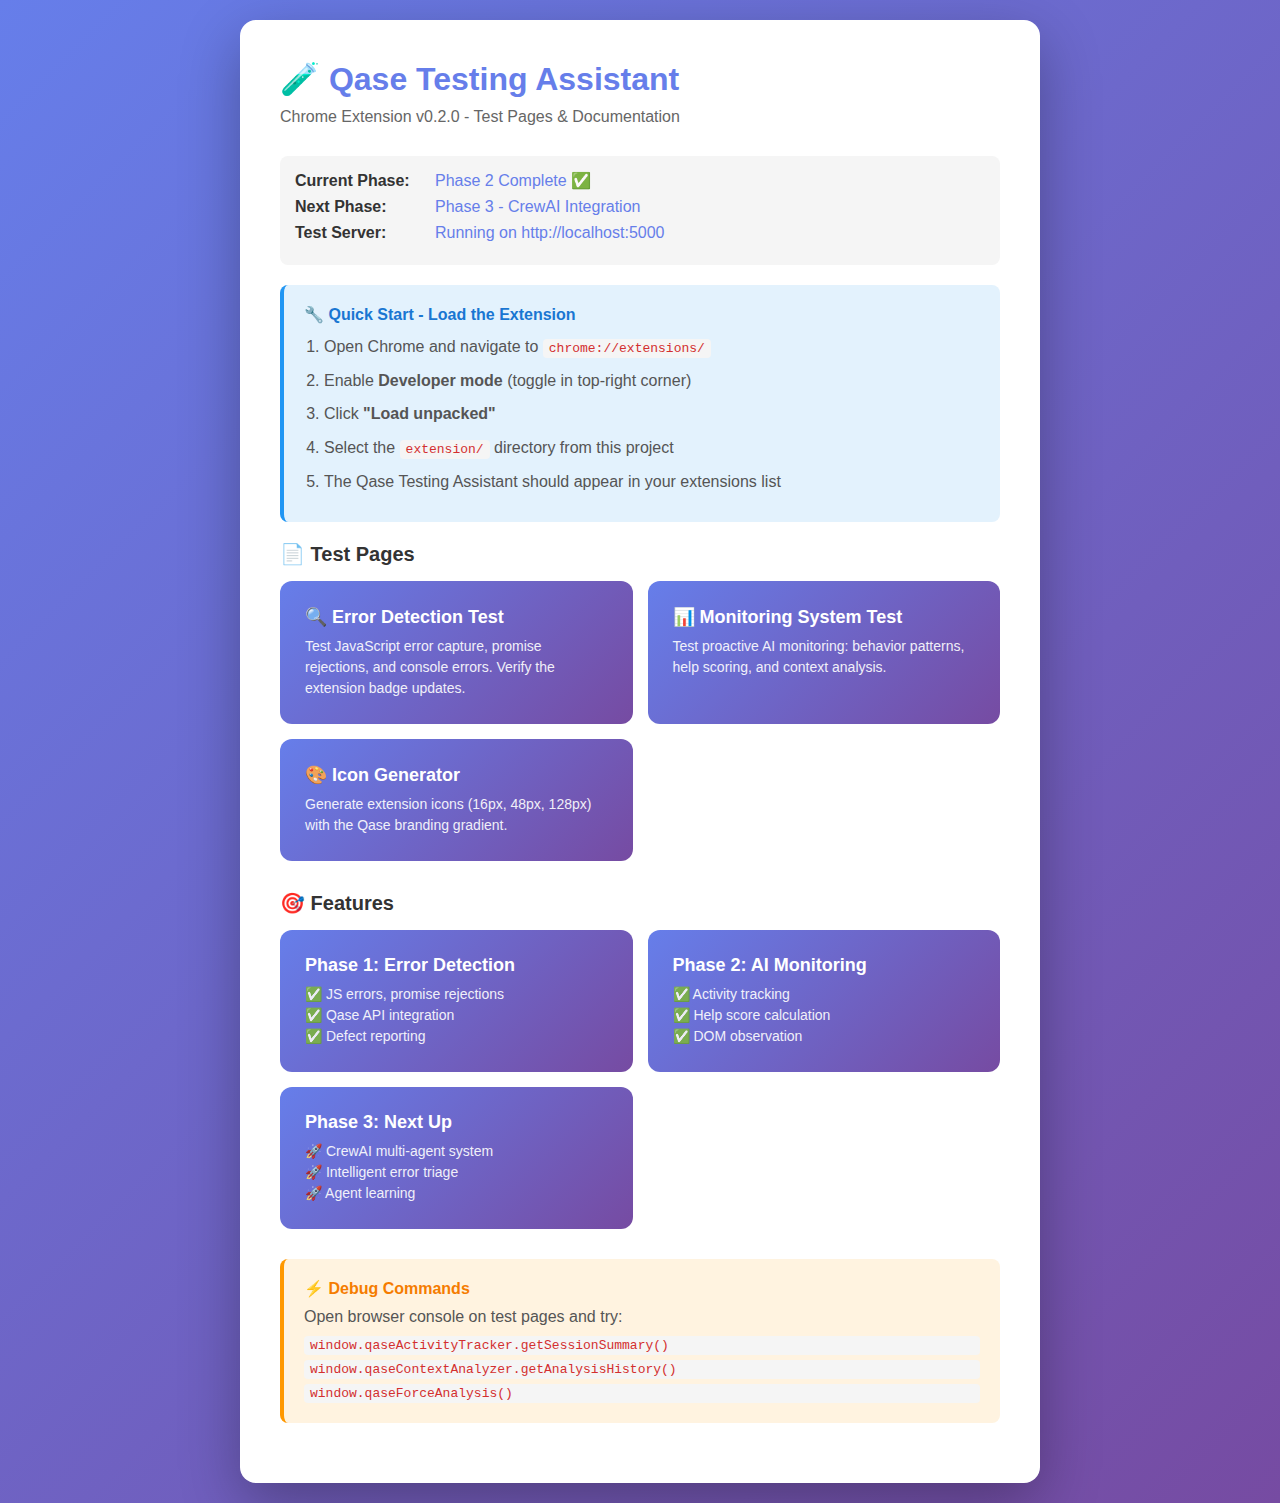
<file: test-pages/index.html>
<!DOCTYPE html>
<html lang="en">
<head>
    <meta charset="UTF-8">
    <meta name="viewport" content="width=device-width, initial-scale=1.0">
    <title>Qase Testing Assistant - Test Pages</title>
    <style>
        * {
            margin: 0;
            padding: 0;
            box-sizing: border-box;
        }
        body {
            font-family: -apple-system, BlinkMacSystemFont, 'Segoe UI', Roboto, sans-serif;
            background: linear-gradient(135deg, #667eea 0%, #764ba2 100%);
            min-height: 100vh;
            display: flex;
            align-items: center;
            justify-content: center;
            padding: 20px;
        }
        .container {
            background: white;
            border-radius: 16px;
            padding: 40px;
            max-width: 800px;
            width: 100%;
            box-shadow: 0 20px 60px rgba(0, 0, 0, 0.3);
        }
        h1 {
            color: #667eea;
            margin-bottom: 10px;
            font-size: 32px;
        }
        .subtitle {
            color: #666;
            margin-bottom: 30px;
            font-size: 16px;
        }
        .section {
            margin-bottom: 30px;
        }
        .section h2 {
            color: #333;
            font-size: 20px;
            margin-bottom: 15px;
        }
        .card-grid {
            display: grid;
            grid-template-columns: repeat(auto-fit, minmax(250px, 1fr));
            gap: 15px;
        }
        .card {
            background: linear-gradient(135deg, #667eea 0%, #764ba2 100%);
            color: white;
            padding: 25px;
            border-radius: 12px;
            text-decoration: none;
            transition: transform 0.2s, box-shadow 0.2s;
            cursor: pointer;
        }
        .card:hover {
            transform: translateY(-5px);
            box-shadow: 0 10px 30px rgba(102, 126, 234, 0.4);
        }
        .card h3 {
            font-size: 18px;
            margin-bottom: 8px;
        }
        .card p {
            font-size: 14px;
            opacity: 0.9;
            line-height: 1.5;
        }
        .info-box {
            background: #e3f2fd;
            border-left: 4px solid #2196f3;
            padding: 20px;
            border-radius: 8px;
            margin-bottom: 20px;
        }
        .info-box h3 {
            color: #1976d2;
            margin-bottom: 10px;
            font-size: 16px;
        }
        .info-box ol {
            margin-left: 20px;
            color: #555;
        }
        .info-box li {
            margin-bottom: 8px;
            line-height: 1.6;
        }
        code {
            background: #f5f5f5;
            padding: 2px 6px;
            border-radius: 4px;
            font-family: 'Courier New', monospace;
            color: #d32f2f;
            font-size: 13px;
        }
        .status {
            background: #f5f5f5;
            padding: 15px;
            border-radius: 8px;
            margin-bottom: 20px;
        }
        .status-item {
            display: flex;
            align-items: center;
            margin-bottom: 8px;
        }
        .status-label {
            font-weight: 600;
            color: #333;
            min-width: 140px;
        }
        .status-value {
            color: #667eea;
            font-weight: 500;
        }
    </style>
</head>
<body>
    <div class="container">
        <h1>🧪 Qase Testing Assistant</h1>
        <p class="subtitle">Chrome Extension v0.2.0 - Test Pages & Documentation</p>

        <div class="status">
            <div class="status-item">
                <span class="status-label">Current Phase:</span>
                <span class="status-value">Phase 2 Complete ✅</span>
            </div>
            <div class="status-item">
                <span class="status-label">Next Phase:</span>
                <span class="status-value">Phase 3 - CrewAI Integration</span>
            </div>
            <div class="status-item">
                <span class="status-label">Test Server:</span>
                <span class="status-value">Running on http://localhost:5000</span>
            </div>
        </div>

        <div class="info-box">
            <h3>🔧 Quick Start - Load the Extension</h3>
            <ol>
                <li>Open Chrome and navigate to <code>chrome://extensions/</code></li>
                <li>Enable <strong>Developer mode</strong> (toggle in top-right corner)</li>
                <li>Click <strong>"Load unpacked"</strong></li>
                <li>Select the <code>extension/</code> directory from this project</li>
                <li>The Qase Testing Assistant should appear in your extensions list</li>
            </ol>
        </div>

        <div class="section">
            <h2>📄 Test Pages</h2>
            <div class="card-grid">
                <a href="test-page.html" class="card">
                    <h3>🔍 Error Detection Test</h3>
                    <p>Test JavaScript error capture, promise rejections, and console errors. Verify the extension badge updates.</p>
                </a>
                <a href="test-monitoring.html" class="card">
                    <h3>📊 Monitoring System Test</h3>
                    <p>Test proactive AI monitoring: behavior patterns, help scoring, and context analysis.</p>
                </a>
                <a href="generate-icons.html" class="card">
                    <h3>🎨 Icon Generator</h3>
                    <p>Generate extension icons (16px, 48px, 128px) with the Qase branding gradient.</p>
                </a>
            </div>
        </div>

        <div class="section">
            <h2>🎯 Features</h2>
            <div class="card-grid">
                <div class="card">
                    <h3>Phase 1: Error Detection</h3>
                    <p>✅ JS errors, promise rejections<br>✅ Qase API integration<br>✅ Defect reporting</p>
                </div>
                <div class="card">
                    <h3>Phase 2: AI Monitoring</h3>
                    <p>✅ Activity tracking<br>✅ Help score calculation<br>✅ DOM observation</p>
                </div>
                <div class="card">
                    <h3>Phase 3: Next Up</h3>
                    <p>🚀 CrewAI multi-agent system<br>🚀 Intelligent error triage<br>🚀 Agent learning</p>
                </div>
            </div>
        </div>

        <div class="info-box" style="background: #fff3e0; border-color: #ff9800;">
            <h3 style="color: #f57c00;">⚡ Debug Commands</h3>
            <p style="color: #555; margin-bottom: 10px;">Open browser console on test pages and try:</p>
            <code style="display: block; margin-bottom: 5px;">window.qaseActivityTracker.getSessionSummary()</code>
            <code style="display: block; margin-bottom: 5px;">window.qaseContextAnalyzer.getAnalysisHistory()</code>
            <code style="display: block;">window.qaseForceAnalysis()</code>
        </div>
    </div>
</body>
</html>
</file>
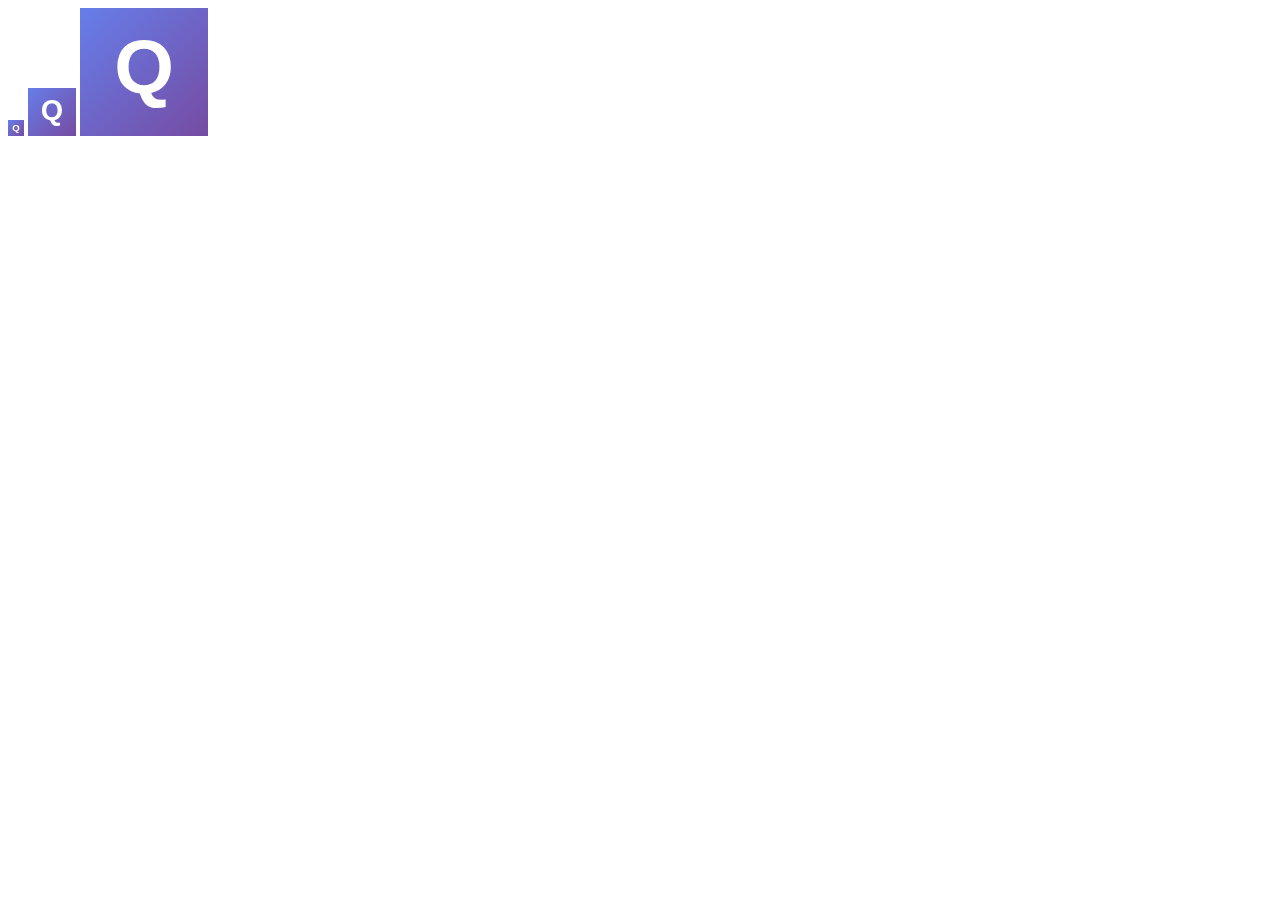
<file: attached_assets/generate-icons_1761398953008.html>
<!DOCTYPE html>
<html>

<head>
    <title>Generate Extension Icons</title>
</head>

<body>
    <canvas id="canvas16" width="16" height="16"></canvas>
    <canvas id="canvas48" width="48" height="48"></canvas>
    <canvas id="canvas128" width="128" height="128"></canvas>

    <script>
        function drawIcon(canvas, size) {
            const ctx = canvas.getContext('2d');

            const gradient = ctx.createLinearGradient(0, 0, size, size);
            gradient.addColorStop(0, '#667eea');
            gradient.addColorStop(1, '#764ba2');
            ctx.fillStyle = gradient;
            ctx.fillRect(0, 0, size, size);

            ctx.fillStyle = 'white';
            ctx.font = `bold ${size * 0.6}px Arial`;
            ctx.textAlign = 'center';
            ctx.textBaseline = 'middle';
            ctx.fillText('Q', size / 2, size / 2);
        }

        drawIcon(document.getElementById('canvas16'), 16);
        drawIcon(document.getElementById('canvas48'), 48);
        drawIcon(document.getElementById('canvas128'), 128);

        console.log('Icons generated. Right-click each canvas and save as PNG.');
        console.log('Save as: icon-16.png, icon-48.png, icon-128.png');
    </script>
</body>

</html>
</file>
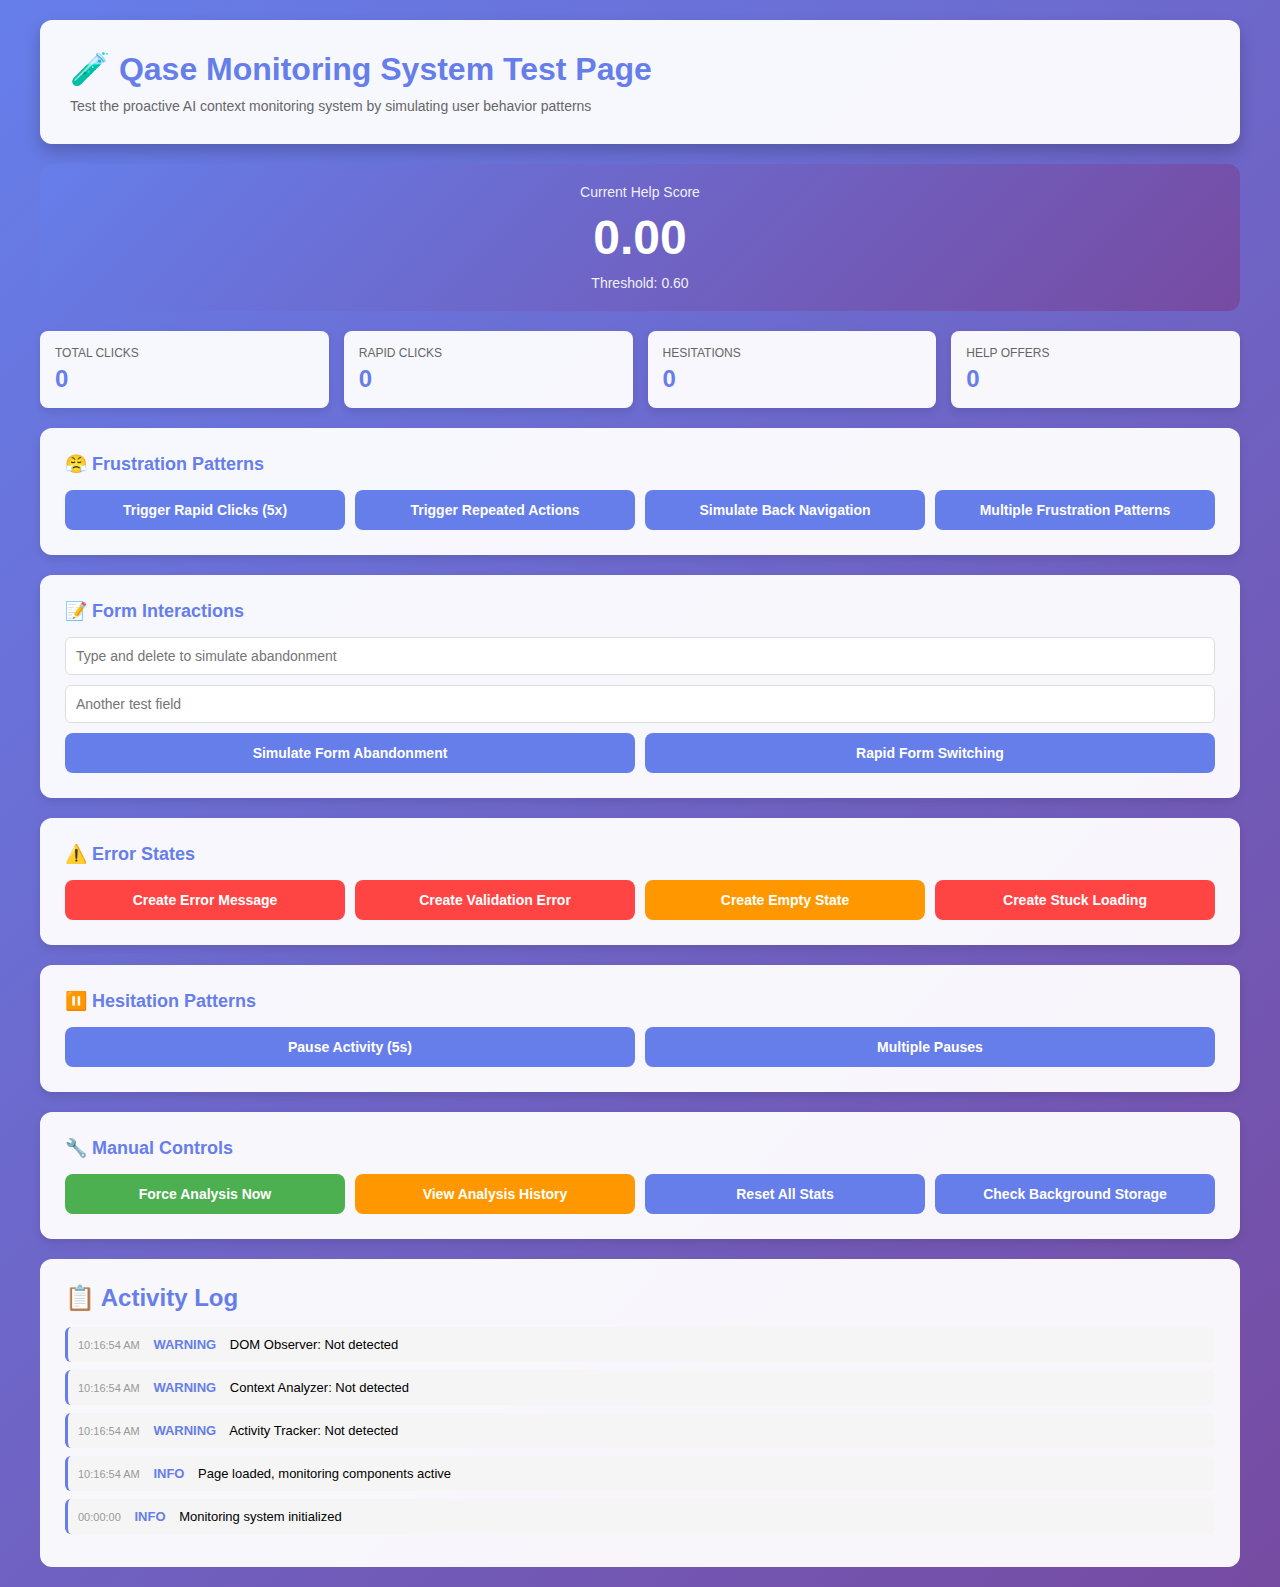
<file: attached_assets/test-monitoring_1761398909368.html>
<!DOCTYPE html>
<html lang="en">

<head>
    <meta charset="UTF-8">
    <meta name="viewport" content="width=device-width, initial-scale=1.0">
    <title>Qase Monitoring System Test Page</title>
    <style>
        * {
            margin: 0;
            padding: 0;
            box-sizing: border-box;
        }

        body {
            font-family: -apple-system, BlinkMacSystemFont, 'Segoe UI', Roboto, sans-serif;
            background: linear-gradient(135deg, #667eea 0%, #764ba2 100%);
            padding: 20px;
            min-height: 100vh;
        }

        .container {
            max-width: 1200px;
            margin: 0 auto;
        }

        header {
            background: rgba(255, 255, 255, 0.95);
            border-radius: 12px;
            padding: 30px;
            margin-bottom: 20px;
            box-shadow: 0 8px 16px rgba(0, 0, 0, 0.2);
        }

        h1 {
            color: #667eea;
            margin-bottom: 10px;
        }

        .subtitle {
            color: #666;
            font-size: 14px;
        }

        .score-display {
            background: linear-gradient(135deg, #667eea 0%, #764ba2 100%);
            color: white;
            padding: 20px;
            border-radius: 12px;
            margin-bottom: 20px;
            text-align: center;
        }

        .score-value {
            font-size: 48px;
            font-weight: bold;
            margin: 10px 0;
        }

        .score-label {
            font-size: 14px;
            opacity: 0.9;
        }

        .stats-grid {
            display: grid;
            grid-template-columns: repeat(auto-fit, minmax(200px, 1fr));
            gap: 15px;
            margin-bottom: 20px;
        }

        .stat-card {
            background: rgba(255, 255, 255, 0.95);
            padding: 15px;
            border-radius: 8px;
            box-shadow: 0 4px 8px rgba(0, 0, 0, 0.1);
        }

        .stat-label {
            color: #666;
            font-size: 12px;
            text-transform: uppercase;
            margin-bottom: 5px;
        }

        .stat-value {
            font-size: 24px;
            font-weight: bold;
            color: #667eea;
        }

        .test-section {
            background: rgba(255, 255, 255, 0.95);
            border-radius: 12px;
            padding: 25px;
            margin-bottom: 20px;
            box-shadow: 0 4px 8px rgba(0, 0, 0, 0.1);
        }

        .test-section h2 {
            color: #667eea;
            margin-bottom: 15px;
            font-size: 18px;
        }

        .button-grid {
            display: grid;
            grid-template-columns: repeat(auto-fit, minmax(200px, 1fr));
            gap: 10px;
        }

        button {
            padding: 12px 20px;
            border: none;
            border-radius: 8px;
            font-size: 14px;
            font-weight: 600;
            cursor: pointer;
            transition: all 0.2s;
            background: #667eea;
            color: white;
        }

        button:hover {
            transform: translateY(-2px);
            box-shadow: 0 4px 8px rgba(0, 0, 0, 0.2);
        }

        button:active {
            transform: translateY(0);
        }

        .btn-error {
            background: #ff4444;
        }

        .btn-warning {
            background: #ff9800;
        }

        .btn-success {
            background: #4caf50;
        }

        .activity-log {
            background: rgba(255, 255, 255, 0.95);
            border-radius: 12px;
            padding: 25px;
            max-height: 400px;
            overflow-y: auto;
        }

        .activity-log h2 {
            color: #667eea;
            margin-bottom: 15px;
        }

        .log-entry {
            padding: 10px;
            margin-bottom: 8px;
            background: #f5f5f5;
            border-radius: 6px;
            font-size: 13px;
            border-left: 3px solid #667eea;
        }

        .log-time {
            color: #999;
            font-size: 11px;
            margin-right: 10px;
        }

        .log-type {
            font-weight: bold;
            margin-right: 10px;
            color: #667eea;
        }

        .help-offer {
            background: #ffd700;
            border: 2px solid #ffA500;
            padding: 20px;
            border-radius: 12px;
            margin-bottom: 20px;
            display: none;
        }

        .help-offer.active {
            display: block;
        }

        .help-offer h3 {
            margin-bottom: 10px;
            color: #333;
        }

        .test-form {
            margin-top: 15px;
        }

        .test-form input {
            width: 100%;
            padding: 10px;
            margin-bottom: 10px;
            border: 1px solid #ddd;
            border-radius: 6px;
            font-size: 14px;
        }

        .error-message {
            background: #ffebee;
            color: #c62828;
            padding: 10px;
            border-radius: 6px;
            margin-top: 10px;
            display: none;
        }

        .error-message.active {
            display: block;
        }
    </style>
</head>

<body>
    <div class="container">
        <header>
            <h1>🧪 Qase Monitoring System Test Page</h1>
            <p class="subtitle">Test the proactive AI context monitoring system by simulating user behavior patterns</p>
        </header>

        <div class="help-offer" id="helpOffer">
            <h3>🆘 Help Needed (Score exceeded threshold)</h3>
            <p id="helpMessage">The system detected you might need assistance.</p>
            <button onclick="dismissHelp()" style="margin-top: 10px;">Dismiss</button>
        </div>

        <div class="score-display">
            <div class="score-label">Current Help Score</div>
            <div class="score-value" id="scoreValue">0.00</div>
            <div class="score-label">Threshold: 0.60</div>
        </div>

        <div class="stats-grid">
            <div class="stat-card">
                <div class="stat-label">Total Clicks</div>
                <div class="stat-value" id="statClicks">0</div>
            </div>
            <div class="stat-card">
                <div class="stat-label">Rapid Clicks</div>
                <div class="stat-value" id="statRapidClicks">0</div>
            </div>
            <div class="stat-card">
                <div class="stat-label">Hesitations</div>
                <div class="stat-value" id="statHesitations">0</div>
            </div>
            <div class="stat-card">
                <div class="stat-label">Help Offers</div>
                <div class="stat-value" id="statHelpOffers">0</div>
            </div>
        </div>

        <div class="test-section">
            <h2>😤 Frustration Patterns</h2>
            <div class="button-grid">
                <button onclick="triggerRapidClicks()">Trigger Rapid Clicks (5x)</button>
                <button onclick="triggerRepeatedActions()">Trigger Repeated Actions</button>
                <button onclick="triggerBackNavigation()">Simulate Back Navigation</button>
                <button onclick="triggerMultiplePatterns()">Multiple Frustration Patterns</button>
            </div>
        </div>

        <div class="test-section">
            <h2>📝 Form Interactions</h2>
            <div class="test-form">
                <input type="text" id="testInput1" placeholder="Type and delete to simulate abandonment">
                <input type="text" id="testInput2" placeholder="Another test field">
            </div>
            <div class="button-grid">
                <button onclick="simulateFormAbandonment()">Simulate Form Abandonment</button>
                <button onclick="simulateFormInteraction()">Rapid Form Switching</button>
            </div>
        </div>

        <div class="test-section">
            <h2>⚠️ Error States</h2>
            <div class="button-grid">
                <button class="btn-error" onclick="createErrorMessage()">Create Error Message</button>
                <button class="btn-error" onclick="createValidationError()">Create Validation Error</button>
                <button class="btn-warning" onclick="createEmptyState()">Create Empty State</button>
                <button class="btn-error" onclick="createStuckLoading()">Create Stuck Loading</button>
            </div>
            <div class="error-message" id="testError"></div>
        </div>

        <div class="test-section">
            <h2>⏸️ Hesitation Patterns</h2>
            <div class="button-grid">
                <button onclick="simulatePause()">Pause Activity (5s)</button>
                <button onclick="simulateMultiplePauses()">Multiple Pauses</button>
            </div>
        </div>

        <div class="test-section">
            <h2>🔧 Manual Controls</h2>
            <div class="button-grid">
                <button class="btn-success" onclick="forceAnalysis()">Force Analysis Now</button>
                <button class="btn-warning" onclick="viewHistory()">View Analysis History</button>
                <button onclick="resetMonitoring()">Reset All Stats</button>
                <button onclick="checkStorage()">Check Background Storage</button>
            </div>
        </div>

        <div class="activity-log">
            <h2>📋 Activity Log</h2>
            <div id="activityLog">
                <div class="log-entry">
                    <span class="log-time">00:00:00</span>
                    <span class="log-type">INFO</span>
                    Monitoring system initialized
                </div>
            </div>
        </div>
    </div>

    <script>
        let helpOffersCount = 0;
        let currentScore = 0;

        // Listen for context updates
        window.addEventListener('qase_context_update', (event) => {
            logActivity('CONTEXT', 'Context update received, analyzing patterns...');
            console.log('Context update:', event.detail);
        });

        // Listen for help offers
        window.addEventListener('qase_help_needed', (event) => {
            helpOffersCount++;
            currentScore = event.detail.score;

            document.getElementById('scoreValue').textContent = currentScore.toFixed(2);
            document.getElementById('statHelpOffers').textContent = helpOffersCount;
            document.getElementById('helpOffer').classList.add('active');
            document.getElementById('helpMessage').textContent = event.detail.suggestedHelp;

            logActivity('HELP', `Help offer triggered (Score: ${currentScore.toFixed(2)})`);
        });

        // Update stats display
        setInterval(() => {
            if (window.qaseActivityTracker) {
                const summary = window.qaseActivityTracker.getSessionSummary();
                document.getElementById('statClicks').textContent = summary.stats.clicks;
                document.getElementById('statRapidClicks').textContent = summary.stats.rapidClicks;
                document.getElementById('statHesitations').textContent = summary.stats.hesitations;
            }

            if (window.qaseContextAnalyzer) {
                const stats = window.qaseContextAnalyzer.getStats();
                if (stats.averageScore > 0) {
                    currentScore = stats.averageScore;
                    document.getElementById('scoreValue').textContent = currentScore.toFixed(2);
                }
            }
        }, 1000);

        function triggerRapidClicks() {
            logActivity('ACTION', 'Triggering 5 rapid clicks...');
            const btn = event.target;
            for (let i = 0; i < 5; i++) {
                setTimeout(() => btn.click(), i * 100);
            }
        }

        function triggerRepeatedActions() {
            logActivity('ACTION', 'Triggering repeated actions...');
            const btn = event.target;
            for (let i = 0; i < 3; i++) {
                setTimeout(() => btn.click(), i * 1500);
            }
        }

        function triggerBackNavigation() {
            logActivity('ACTION', 'Simulating back navigation...');
            window.history.pushState({}, '', window.location.href + '#test');
            setTimeout(() => window.history.back(), 100);
        }

        function triggerMultiplePatterns() {
            logActivity('ACTION', 'Triggering multiple frustration patterns...');
            triggerRapidClicks();
            setTimeout(() => triggerRepeatedActions(), 1000);
            setTimeout(() => simulateFormAbandonment(), 2000);
        }

        function simulateFormAbandonment() {
            logActivity('ACTION', 'Simulating form abandonment...');
            const input = document.getElementById('testInput1');
            input.focus();
            input.value = 'Test data';
            setTimeout(() => {
                input.value = '';
                input.blur();
            }, 500);
        }

        function simulateFormInteraction() {
            logActivity('ACTION', 'Simulating rapid form switching...');
            const inputs = [document.getElementById('testInput1'), document.getElementById('testInput2')];
            let index = 0;
            const interval = setInterval(() => {
                inputs[index % 2].focus();
                index++;
                if (index >= 6) clearInterval(interval);
            }, 300);
        }

        function createErrorMessage() {
            logActivity('ERROR', 'Creating error message...');
            const errorDiv = document.createElement('div');
            errorDiv.className = 'validation-error';
            errorDiv.style.cssText = 'background: #ffebee; color: #c62828; padding: 10px; border-radius: 6px; margin-top: 10px;';
            errorDiv.textContent = 'Error: Invalid input. Please check your data.';
            document.body.appendChild(errorDiv);
            setTimeout(() => errorDiv.remove(), 5000);
        }

        function createValidationError() {
            logActivity('ERROR', 'Creating validation error...');
            const errorEl = document.getElementById('testError');
            errorEl.textContent = 'Validation failed: Required field is empty';
            errorEl.classList.add('active');
            setTimeout(() => errorEl.classList.remove('active'), 5000);
        }

        function createEmptyState() {
            logActivity('WARNING', 'Creating empty state...');
            const emptyDiv = document.createElement('div');
            emptyDiv.className = 'empty-state';
            emptyDiv.style.cssText = 'background: #f5f5f5; padding: 20px; border-radius: 6px; margin-top: 10px; text-align: center;';
            emptyDiv.textContent = 'No data available';
            document.body.appendChild(emptyDiv);
            setTimeout(() => emptyDiv.remove(), 5000);
        }

        function createStuckLoading() {
            logActivity('WARNING', 'Creating stuck loading indicator...');
            const loadingDiv = document.createElement('div');
            loadingDiv.className = 'loading-indicator';
            loadingDiv.style.cssText = 'background: #e3f2fd; padding: 20px; border-radius: 6px; margin-top: 10px; text-align: center;';
            loadingDiv.innerHTML = '<div class="spinner"></div>Loading...';
            document.body.appendChild(loadingDiv);
            // Keep it for >10 seconds to trigger stuck loading detection
        }

        function simulatePause() {
            logActivity('ACTION', 'Pausing all activity for 5 seconds...');
            const overlay = document.createElement('div');
            overlay.style.cssText = 'position: fixed; top: 0; left: 0; width: 100%; height: 100%; background: rgba(0,0,0,0.5); z-index: 10000; display: flex; align-items: center; justify-content: center; color: white; font-size: 24px;';
            overlay.textContent = 'Pausing...';
            document.body.appendChild(overlay);
            setTimeout(() => overlay.remove(), 5000);
        }

        function simulateMultiplePauses() {
            logActivity('ACTION', 'Simulating multiple pauses...');
            for (let i = 0; i < 3; i++) {
                setTimeout(() => simulatePause(), i * 7000);
            }
        }

        function forceAnalysis() {
            logActivity('MANUAL', 'Forcing immediate analysis...');
            if (window.qaseForceAnalysis) {
                window.qaseForceAnalysis();
            } else {
                logActivity('ERROR', 'Activity tracker not available');
            }
        }

        function viewHistory() {
            if (window.qaseContextAnalyzer) {
                const history = window.qaseContextAnalyzer.getAnalysisHistory();
                console.log('Analysis History:', history);
                logActivity('INFO', `Analysis history: ${history.length} entries (check console)`);
            }
        }

        function resetMonitoring() {
            logActivity('MANUAL', 'Resetting all monitoring stats...');
            if (window.qaseActivityTracker) {
                window.qaseActivityTracker.reset();
            }
            helpOffersCount = 0;
            currentScore = 0;
            document.getElementById('scoreValue').textContent = '0.00';
            document.getElementById('statClicks').textContent = '0';
            document.getElementById('statRapidClicks').textContent = '0';
            document.getElementById('statHesitations').textContent = '0';
            document.getElementById('statHelpOffers').textContent = '0';
        }

        async function checkStorage() {
            logActivity('MANUAL', 'Checking background storage...');
            try {
                const response = await chrome.runtime.sendMessage({ type: 'GET_HELP_REQUESTS' });
                console.log('Help requests in storage:', response.helpRequests);
                logActivity('INFO', `Found ${response.helpRequests.length} help requests in storage (check console)`);
            } catch (error) {
                console.error('Error checking storage:', error);
                logActivity('ERROR', 'Failed to check storage: ' + error.message);
            }
        }

        function dismissHelp() {
            document.getElementById('helpOffer').classList.remove('active');
            if (window.qaseContextAnalyzer) {
                window.qaseContextAnalyzer.recordDismissal();
            }
            logActivity('USER', 'Help offer dismissed');
        }

        function logActivity(type, message) {
            const logDiv = document.getElementById('activityLog');
            const entry = document.createElement('div');
            entry.className = 'log-entry';

            const now = new Date();
            const time = now.toLocaleTimeString();

            entry.innerHTML = `
        <span class="log-time">${time}</span>
        <span class="log-type">${type}</span>
        ${message}
      `;

            logDiv.insertBefore(entry, logDiv.firstChild);

            // Keep only last 50 entries
            while (logDiv.children.length > 50) {
                logDiv.removeChild(logDiv.lastChild);
            }
        }

        // Log initialization
        window.addEventListener('load', () => {
            setTimeout(() => {
                logActivity('INFO', 'Page loaded, monitoring components active');

                if (window.qaseActivityTracker) {
                    logActivity('SUCCESS', 'Activity Tracker: Ready');
                } else {
                    logActivity('WARNING', 'Activity Tracker: Not detected');
                }

                if (window.qaseContextAnalyzer) {
                    logActivity('SUCCESS', 'Context Analyzer: Ready');
                } else {
                    logActivity('WARNING', 'Context Analyzer: Not detected');
                }

                if (window.qaseDOMObserver) {
                    logActivity('SUCCESS', 'DOM Observer: Ready');
                } else {
                    logActivity('WARNING', 'DOM Observer: Not detected');
                }
            }, 500);
        });
    </script>
</body>

</html>
</file>
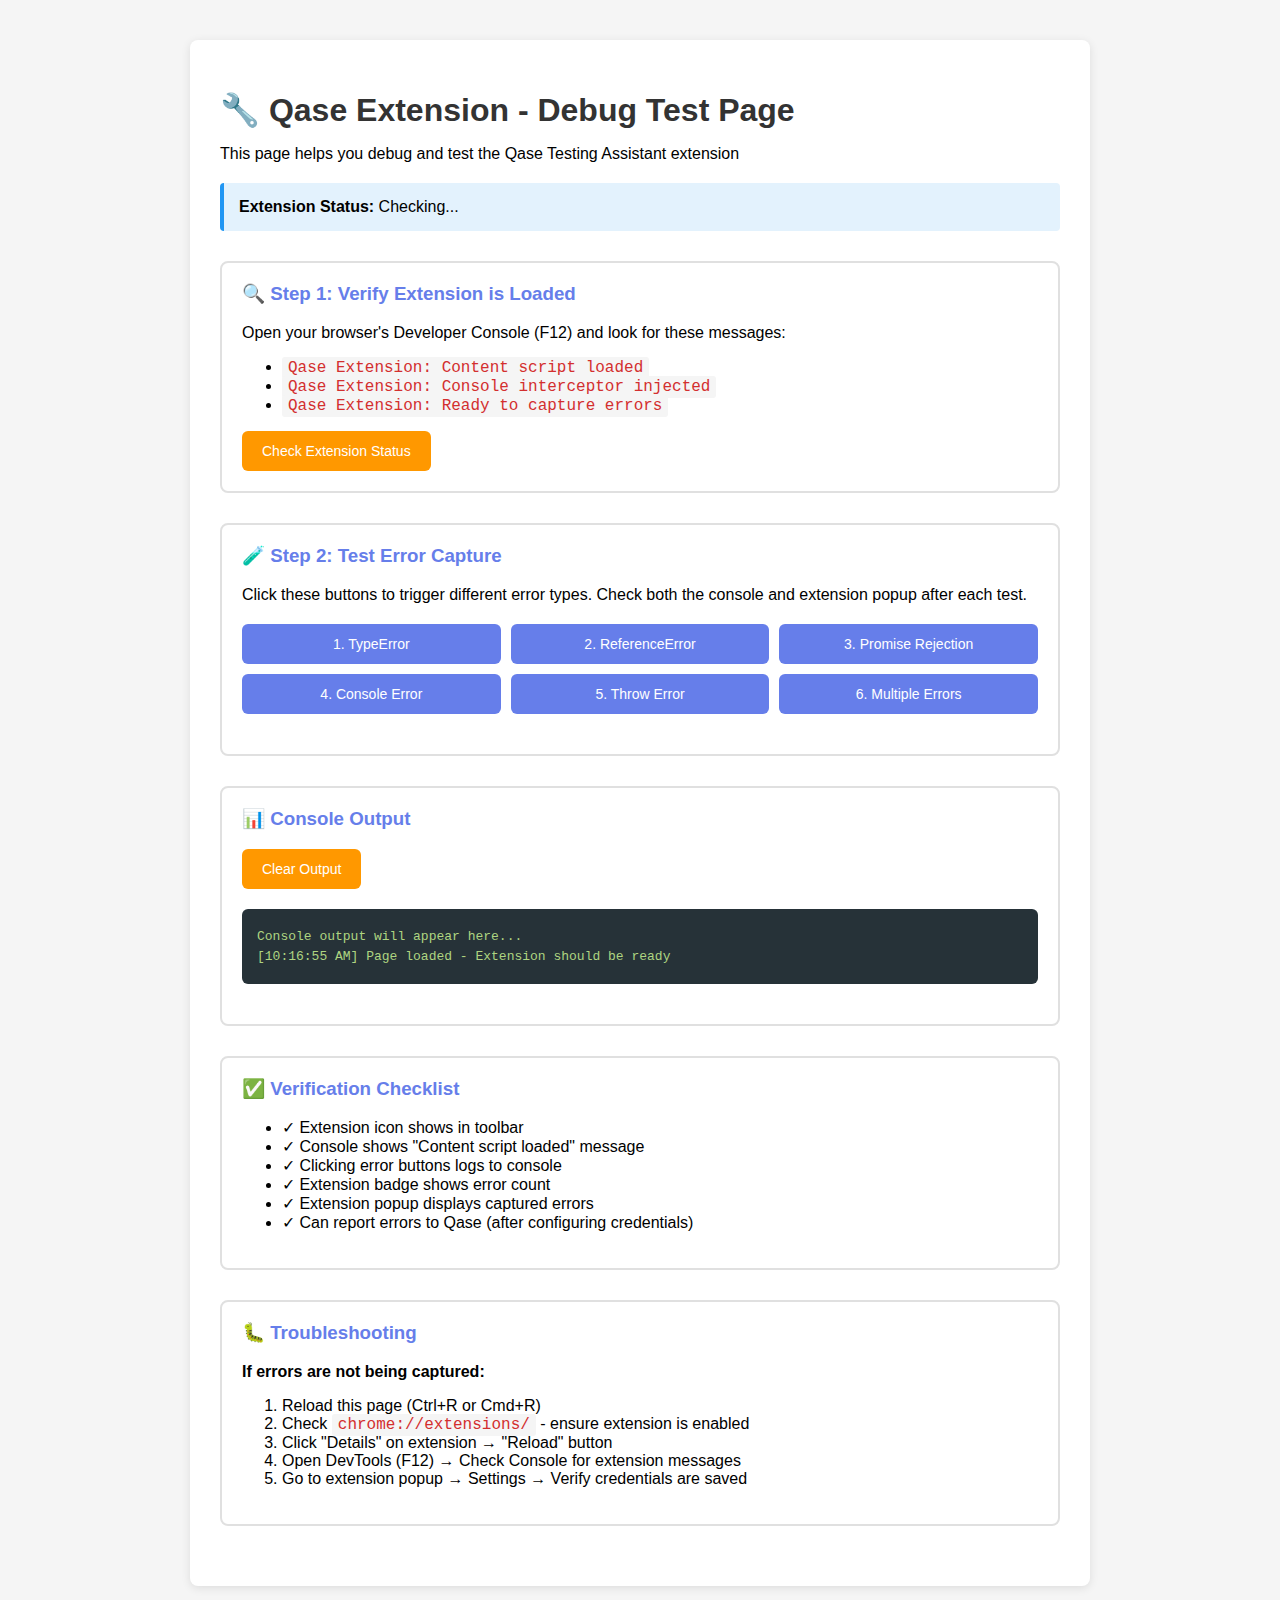
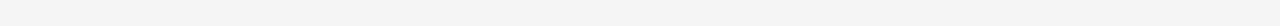
<file: attached_assets/test-page_1761398909368.html>
<!DOCTYPE html>
<html lang="en">

<head>
    <meta charset="UTF-8">
    <meta name="viewport" content="width=device-width, initial-scale=1.0">
    <title>Qase Extension - Debug Test Page</title>
    <style>
        body {
            font-family: 'Segoe UI', Tahoma, Geneva, Verdana, sans-serif;
            max-width: 900px;
            margin: 20px auto;
            padding: 20px;
            background: #f5f5f5;
        }

        .container {
            background: white;
            padding: 30px;
            border-radius: 8px;
            box-shadow: 0 2px 10px rgba(0, 0, 0, 0.1);
        }

        h1 {
            color: #333;
            margin-bottom: 10px;
        }

        .status-box {
            background: #e3f2fd;
            border-left: 4px solid #2196f3;
            padding: 15px;
            margin: 20px 0;
            border-radius: 4px;
        }

        .status-box.success {
            background: #e8f5e9;
            border-color: #4caf50;
        }

        .status-box.error {
            background: #ffebee;
            border-color: #f44336;
        }

        .button-grid {
            display: grid;
            grid-template-columns: repeat(auto-fit, minmax(200px, 1fr));
            gap: 10px;
            margin: 20px 0;
        }

        button {
            padding: 12px 20px;
            background: #667eea;
            color: white;
            border: none;
            border-radius: 6px;
            cursor: pointer;
            font-size: 14px;
            font-weight: 500;
            transition: all 0.2s;
        }

        button:hover {
            background: #5568d3;
            transform: translateY(-1px);
        }

        button:active {
            transform: translateY(0);
        }

        button.debug {
            background: #ff9800;
        }

        button.debug:hover {
            background: #f57c00;
        }

        .console-output {
            background: #263238;
            color: #aed581;
            padding: 15px;
            border-radius: 6px;
            font-family: 'Courier New', monospace;
            font-size: 13px;
            max-height: 300px;
            overflow-y: auto;
            margin: 20px 0;
        }

        .console-output .log {
            color: #aed581;
            margin: 5px 0;
        }

        .console-output .error {
            color: #ff6b6b;
            margin: 5px 0;
        }

        .console-output .info {
            color: #64b5f6;
            margin: 5px 0;
        }

        .section {
            margin: 30px 0;
            padding: 20px;
            border: 2px solid #e0e0e0;
            border-radius: 8px;
        }

        .section h3 {
            margin-top: 0;
            color: #667eea;
        }

        code {
            background: #f5f5f5;
            padding: 2px 6px;
            border-radius: 3px;
            font-family: 'Courier New', monospace;
            color: #d32f2f;
        }
    </style>
</head>

<body>
    <div class="container">
        <h1>🔧 Qase Extension - Debug Test Page</h1>
        <p>This page helps you debug and test the Qase Testing Assistant extension</p>

        <div id="extensionStatus" class="status-box">
            <strong>Extension Status:</strong> <span id="statusText">Checking...</span>
        </div>

        <div class="section">
            <h3>🔍 Step 1: Verify Extension is Loaded</h3>
            <p>Open your browser's Developer Console (F12) and look for these messages:</p>
            <ul>
                <li><code>Qase Extension: Content script loaded</code></li>
                <li><code>Qase Extension: Console interceptor injected</code></li>
                <li><code>Qase Extension: Ready to capture errors</code></li>
            </ul>
            <button class="debug" onclick="checkExtensionStatus()">Check Extension Status</button>
        </div>

        <div class="section">
            <h3>🧪 Step 2: Test Error Capture</h3>
            <p>Click these buttons to trigger different error types. Check both the console and extension popup after
                each test.</p>

            <div class="button-grid">
                <button onclick="test1_TypeError()">1. TypeError</button>
                <button onclick="test2_ReferenceError()">2. ReferenceError</button>
                <button onclick="test3_PromiseRejection()">3. Promise Rejection</button>
                <button onclick="test4_ConsoleError()">4. Console Error</button>
                <button onclick="test5_ThrowError()">5. Throw Error</button>
                <button onclick="test6_MultipleErrors()">6. Multiple Errors</button>
            </div>
        </div>

        <div class="section">
            <h3>📊 Console Output</h3>
            <button class="debug" onclick="clearConsoleOutput()">Clear Output</button>
            <div id="consoleOutput" class="console-output">
                <div class="log">Console output will appear here...</div>
            </div>
        </div>

        <div class="section">
            <h3>✅ Verification Checklist</h3>
            <ul>
                <li>✓ Extension icon shows in toolbar</li>
                <li>✓ Console shows "Content script loaded" message</li>
                <li>✓ Clicking error buttons logs to console</li>
                <li>✓ Extension badge shows error count</li>
                <li>✓ Extension popup displays captured errors</li>
                <li>✓ Can report errors to Qase (after configuring credentials)</li>
            </ul>
        </div>

        <div class="section">
            <h3>🐛 Troubleshooting</h3>
            <p><strong>If errors are not being captured:</strong></p>
            <ol>
                <li>Reload this page (Ctrl+R or Cmd+R)</li>
                <li>Check <code>chrome://extensions/</code> - ensure extension is enabled</li>
                <li>Click "Details" on extension → "Reload" button</li>
                <li>Open DevTools (F12) → Check Console for extension messages</li>
                <li>Go to extension popup → Settings → Verify credentials are saved</li>
            </ol>
        </div>
    </div>

    <script>
        let testCount = 0;

        // Override console methods to display in our console output
        const originalConsoleLog = console.log;
        const originalConsoleError = console.error;

        function addToConsoleOutput(message, type = 'log') {
            const output = document.getElementById('consoleOutput');
            const timestamp = new Date().toLocaleTimeString();
            const div = document.createElement('div');
            div.className = type;
            div.textContent = `[${timestamp}] ${message}`;
            output.appendChild(div);
            output.scrollTop = output.scrollHeight;
        }

        console.log = function (...args) {
            addToConsoleOutput(args.join(' '), 'log');
            originalConsoleLog.apply(console, args);
        };

        console.error = function (...args) {
            addToConsoleOutput('ERROR: ' + args.join(' '), 'error');
            originalConsoleError.apply(console, args);
        };

        function clearConsoleOutput() {
            document.getElementById('consoleOutput').innerHTML = '<div class="log">Console cleared...</div>';
        }

        function checkExtensionStatus() {
            const statusBox = document.getElementById('extensionStatus');
            const statusText = document.getElementById('statusText');

            // Check if extension injected console interceptor
            if (window.__qaseConsolePatched) {
                statusBox.className = 'status-box success';
                statusText.textContent = '✓ Extension is loaded and active!';
                console.log('Extension check: Console interceptor is active');
            } else {
                statusBox.className = 'status-box error';
                statusText.textContent = '✗ Extension not detected. Please reload the page.';
                console.error('Extension check: Console interceptor not found');
            }

            // Try to check if content script is active
            console.log('Extension check: Checking for content script...');
            console.log('Page URL:', window.location.href);
            console.log('Console patched:', !!window.__qaseConsolePatched);
        }

        // Test functions
        function test1_TypeError() {
            testCount++;
            console.log(`\n=== TEST ${testCount}: TypeError ===`);
            try {
                const obj = null;
                obj.someMethod(); // This will throw TypeError
            } catch (e) {
                console.error('Caught TypeError:', e.message);
                throw e; // Re-throw to trigger window.onerror
            }
        }

        function test2_ReferenceError() {
            testCount++;
            console.log(`\n=== TEST ${testCount}: ReferenceError ===`);
            try {
                console.log(thisVariableDoesNotExist); // This will throw ReferenceError
            } catch (e) {
                console.error('Caught ReferenceError:', e.message);
                throw e;
            }
        }

        function test3_PromiseRejection() {
            testCount++;
            console.log(`\n=== TEST ${testCount}: Promise Rejection ===`);
            Promise.reject(new Error('Test promise rejection - error ' + testCount));
            console.log('Promise rejection triggered');
        }

        function test4_ConsoleError() {
            testCount++;
            console.log(`\n=== TEST ${testCount}: Console Error ===`);
            console.error('This is a test console.error message', { errorCode: 500, test: testCount });
            console.error(new Error('Error object via console.error'));
        }

        function test5_ThrowError() {
            testCount++;
            console.log(`\n=== TEST ${testCount}: Throw Error ===`);
            throw new Error('Direct throw error - test ' + testCount);
        }

        function test6_MultipleErrors() {
            testCount++;
            console.log(`\n=== TEST ${testCount}: Multiple Errors (Sequential) ===`);

            setTimeout(() => {
                console.log('Triggering error 1/3...');
                console.error('Sequential error 1');
            }, 100);

            setTimeout(() => {
                console.log('Triggering error 2/3...');
                Promise.reject(new Error('Sequential error 2'));
            }, 500);

            setTimeout(() => {
                console.log('Triggering error 3/3...');
                try {
                    const x = null;
                    x.method();
                } catch (e) {
                    console.error('Sequential error 3:', e);
                }
            }, 1000);

            console.log('Multiple errors scheduled - watch for 3 errors over 1 second');
        }

        // Global error handlers for logging
        window.addEventListener('error', (event) => {
            console.log('🔴 window.onerror fired:', event.message);
        });

        window.addEventListener('unhandledrejection', (event) => {
            console.log('🔴 unhandledrejection fired:', event.reason);
        });

        // Check extension status on load
        window.addEventListener('load', () => {
            setTimeout(checkExtensionStatus, 1000);
            console.log('Page loaded - Extension should be ready');
        });
    </script>
</body>

</html>
</file>
